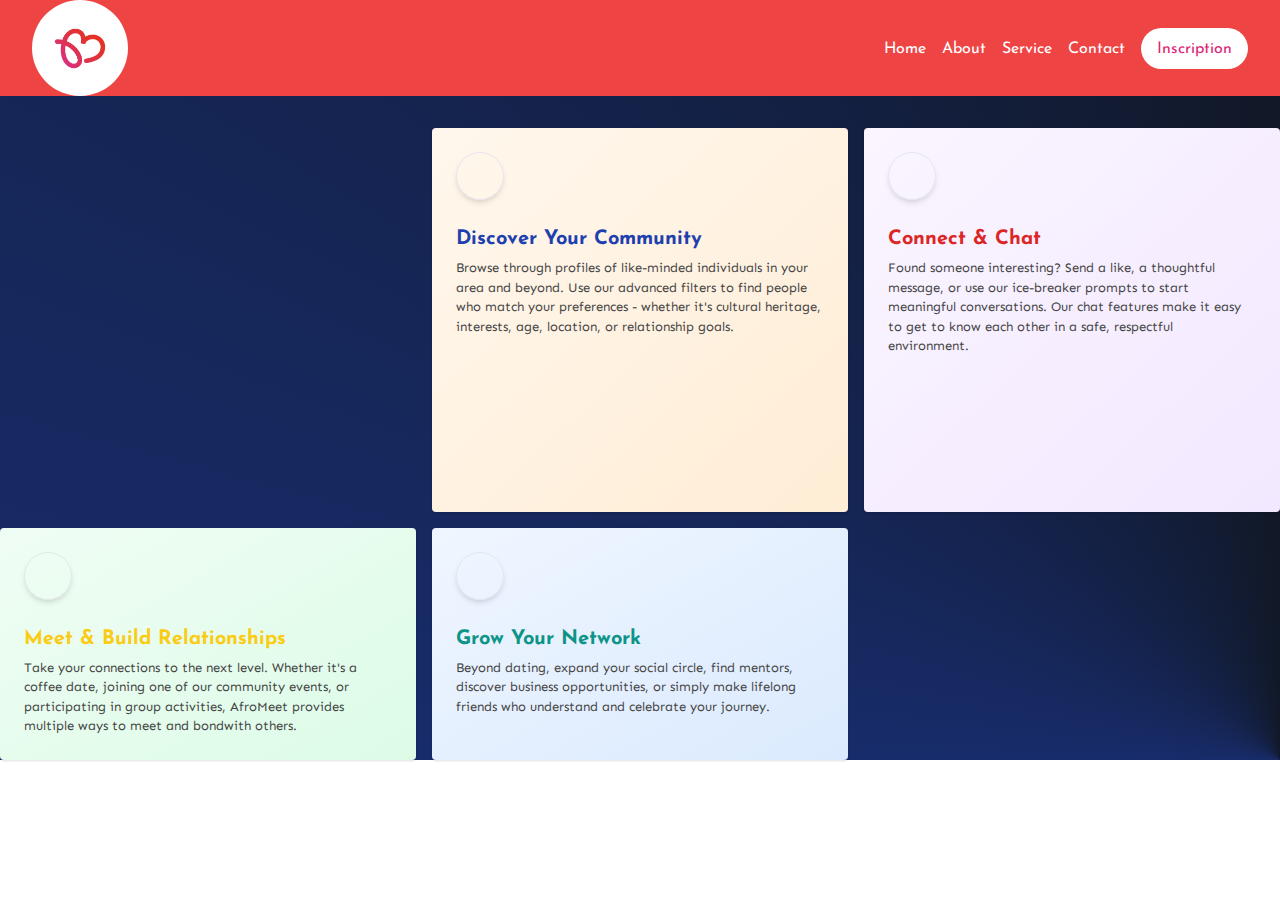
<file: inscription.html>
<!doctype html>
<html>

<head>
    <meta charset="UTF-8">
    <meta name="viewport" content="width=device-width, initial-scale=1.0">
    <link href="./assets/output.css" rel="stylesheet">
</head>

<body>
    <header
        class="bg-[conic-gradient(at_bottom_right,_var(--tw-gradient-stops))] from-[#1d4ed8] via-[#1e40af] to-[#111827]">
        <!-- barre de navigation et entete de la page -->
        <nav class="navbar bg-red-500 py-0 px-8 flex items-center justify-between z-50">
            <div class="img w-24 h-24 overflow-hidden bg-dating-white-300 rounded-full p-1">
                <img src="./assets/img/logo.png" class="w-full h-full object-cover" alt="agence matrimoniale">
            </div>
            <nav class="capitalize ">
                <ul class="flex items-center gap-4 text-dating-white-300">
                    <li><a href="index.html">home</a></li>
                    <li><a href="#">about</a></li>
                    <li><a href="#">service</a></li>
                    <li><a href="#">contact</a></li>
                    <li class="bg-dating-white-300 text-dating-pink-400 py-2 px-4 rounded-full"><a
                            href="inscription.html">inscription</a></li>
                </ul>
            </nav>
        </nav>

        <!-- contenu de la bannier -->
         <section class="">
            <div class="container">
                <div class="cart grid grid-cols-1 md:grid-cols-3 gap-4 mt-8">
                    <div
                        class="cart-item shadow rounded p-6 bg-gradient-to-br from-pink-50 to-pink-100 hover:shadow-2xl hover:translate-y-1  space-y-20 scroll-reveal opacity-0 translate-y-8 transition-all duration-700">
                        <div class="icon text-xl text-lime-600 mb-6">
                            <span
                                class="inline-flex items-center justify-center w-12 h-12 rounded-full border border-dating-pink-200 shadow-md">
                                <i class="fa-solid fa-user"></i>
                            </span>
                        </div>
                        <h3 class="text-lime-600 font-bold mb-1 text-[20px]">Create Your Profile</h3>
                        <p class="text-[13px] text-dating-textsm">Sign up in minutes and build an authentic profile
                            that reflects who you are. Share your interests, cultural background,
                            values, and what you're looking for. Add photos that showcase your personality and let
                            your true self shine through.</p>
                    </div>
                
                    <div
                        class="cart-item shadow rounded p-6 bg-gradient-to-br from-orange-50 to-orange-100 hover:shadow-2xl hover:translate-y-1 transition-shadow duration-300">
                        <div class="icon text-xl text-blue-800 mb-6">
                            <span
                                class="inline-flex items-center justify-center w-12 h-12 rounded-full border border-dating-pink-200 shadow-md">
                                <i class="fa-solid fa-people-group"></i>
                            </span>
                        </div>
                        <h3 class="text-blue-800 font-bold mb-1 text-[20px]">Discover Your Community</h3>
                        <p class="text-[13px] text-dating-textsm">Browse through profiles of like-minded individuals
                            in your area and beyond. Use our advanced filters to find people who
                            match your preferences - whether it's cultural heritage, interests, age, location, or
                            relationship goals.</p>
                    </div>
                
                    <div
                        class="cart-item shadow rounded p-6 bg-gradient-to-br from-purple-50 to-purple-100 hover:shadow-2xl hover:translate-y-1 transition-shadow duration-300">
                        <div class="icon text-xl text-red-600 mb-6">
                            <span
                                class="inline-flex items-center justify-center w-12 h-12 rounded-full border border-dating-pink-200 shadow-md">
                                <i class="fa-solid fa-comment"></i>
                            </span>
                        </div>
                        <h3 class="text-red-600 font-bold mb-1 text-[20px]">Connect & Chat</h3>
                        <p class="text-[13px] text-dating-textsm">Found someone interesting? Send a like, a
                            thoughtful message, or use our ice-breaker prompts to start meaningful
                            conversations. Our chat features make it easy to get to know each other in a safe,
                            respectful environment.</p>
                    </div>
                
                    <div
                        class="cart-item shadow rounded p-6 bg-gradient-to-br from-green-50 to-green-100 hover:shadow-2xl hover:translate-y-1 transition-shadow duration-300">
                        <div class="icon text-xl text-yellow-400 mb-6">
                            <span
                                class="inline-flex items-center justify-center w-12 h-12 rounded-full border border-dating-pink-200 shadow-md">
                                <i class="fa-solid fa-user"></i>
                            </span>
                        </div>
                        <h3 class="text-yellow-400 font-bold mb-1 text-[20px]">Meet & Build Relationships</h3>
                        <p class="text-[13px] text-dating-textsm">Take your connections to the next level. Whether
                            it's a coffee date, joining one of our community events, or
                            participating in group activities, AfroMeet provides multiple ways to meet and bondwith
                            others.</p>
                    </div>
                
                    <div
                        class="cart-item shadow rounded p-6 bg-gradient-to-br from-blue-50 to-blue-100 hover:shadow-2xl hover:translate-y-1 transition-shadow duration-300">
                        <div class="icon text-xl text-teal-600 mb-6">
                            <span
                                class="inline-flex items-center justify-center w-12 h-12 rounded-full border border-dating-pink-200 shadow-md">
                                <i class="fa-solid fa-hand-holding-droplet"></i>
                            </span>
                        </div>
                        <h3 class="text-teal-600 font-bold mb-1 text-[20px]">Grow Your Network</h3>
                        <p class="text-[13px] text-dating-textsm">Beyond dating, expand your social circle, find
                            mentors, discover business opportunities, or simply make lifelong friends
                            who understand and celebrate your journey.</p>
                    </div>
                </div>
            </div>
         </section>
    </header>
</body>

</html>
</file>
<file: assets/output.css>
@import url("https://fonts.googleapis.com/css2?family=Sen:wght@400..800&display=swap");@import url("https://fonts.googleapis.com/css2?family=Josefin+Sans:ital,wght@0,100..700;1,100..700&display=swap");*,:after,:before{--tw-border-spacing-x:0;--tw-border-spacing-y:0;--tw-translate-x:0;--tw-translate-y:0;--tw-rotate:0;--tw-skew-x:0;--tw-skew-y:0;--tw-scale-x:1;--tw-scale-y:1;--tw-pan-x: ;--tw-pan-y: ;--tw-pinch-zoom: ;--tw-scroll-snap-strictness:proximity;--tw-gradient-from-position: ;--tw-gradient-via-position: ;--tw-gradient-to-position: ;--tw-ordinal: ;--tw-slashed-zero: ;--tw-numeric-figure: ;--tw-numeric-spacing: ;--tw-numeric-fraction: ;--tw-ring-inset: ;--tw-ring-offset-width:0px;--tw-ring-offset-color:#fff;--tw-ring-color:rgba(59,130,246,.5);--tw-ring-offset-shadow:0 0 #0000;--tw-ring-shadow:0 0 #0000;--tw-shadow:0 0 #0000;--tw-shadow-colored:0 0 #0000;--tw-blur: ;--tw-brightness: ;--tw-contrast: ;--tw-grayscale: ;--tw-hue-rotate: ;--tw-invert: ;--tw-saturate: ;--tw-sepia: ;--tw-drop-shadow: ;--tw-backdrop-blur: ;--tw-backdrop-brightness: ;--tw-backdrop-contrast: ;--tw-backdrop-grayscale: ;--tw-backdrop-hue-rotate: ;--tw-backdrop-invert: ;--tw-backdrop-opacity: ;--tw-backdrop-saturate: ;--tw-backdrop-sepia: ;--tw-contain-size: ;--tw-contain-layout: ;--tw-contain-paint: ;--tw-contain-style: }::backdrop{--tw-border-spacing-x:0;--tw-border-spacing-y:0;--tw-translate-x:0;--tw-translate-y:0;--tw-rotate:0;--tw-skew-x:0;--tw-skew-y:0;--tw-scale-x:1;--tw-scale-y:1;--tw-pan-x: ;--tw-pan-y: ;--tw-pinch-zoom: ;--tw-scroll-snap-strictness:proximity;--tw-gradient-from-position: ;--tw-gradient-via-position: ;--tw-gradient-to-position: ;--tw-ordinal: ;--tw-slashed-zero: ;--tw-numeric-figure: ;--tw-numeric-spacing: ;--tw-numeric-fraction: ;--tw-ring-inset: ;--tw-ring-offset-width:0px;--tw-ring-offset-color:#fff;--tw-ring-color:rgba(59,130,246,.5);--tw-ring-offset-shadow:0 0 #0000;--tw-ring-shadow:0 0 #0000;--tw-shadow:0 0 #0000;--tw-shadow-colored:0 0 #0000;--tw-blur: ;--tw-brightness: ;--tw-contrast: ;--tw-grayscale: ;--tw-hue-rotate: ;--tw-invert: ;--tw-saturate: ;--tw-sepia: ;--tw-drop-shadow: ;--tw-backdrop-blur: ;--tw-backdrop-brightness: ;--tw-backdrop-contrast: ;--tw-backdrop-grayscale: ;--tw-backdrop-hue-rotate: ;--tw-backdrop-invert: ;--tw-backdrop-opacity: ;--tw-backdrop-saturate: ;--tw-backdrop-sepia: ;--tw-contain-size: ;--tw-contain-layout: ;--tw-contain-paint: ;--tw-contain-style: }
/*! tailwindcss v3.4.17 | MIT License | https://tailwindcss.com*/*,:after,:before{box-sizing:border-box;border:0 solid #e5e7eb}:after,:before{--tw-content:""}:host,html{line-height:1.5;-webkit-text-size-adjust:100%;-moz-tab-size:4;-o-tab-size:4;tab-size:4;font-family:ui-sans-serif,system-ui,sans-serif,Apple Color Emoji,Segoe UI Emoji,Segoe UI Symbol,Noto Color Emoji;font-feature-settings:normal;font-variation-settings:normal;-webkit-tap-highlight-color:transparent}body{margin:0;line-height:inherit}hr{height:0;color:inherit;border-top-width:1px}abbr:where([title]){-webkit-text-decoration:underline dotted;text-decoration:underline dotted}h1,h2,h3,h4,h5,h6{font-size:inherit;font-weight:inherit}a{color:inherit;text-decoration:inherit}b,strong{font-weight:bolder}code,kbd,pre,samp{font-family:ui-monospace,SFMono-Regular,Menlo,Monaco,Consolas,Liberation Mono,Courier New,monospace;font-feature-settings:normal;font-variation-settings:normal;font-size:1em}small{font-size:80%}sub,sup{font-size:75%;line-height:0;position:relative;vertical-align:baseline}sub{bottom:-.25em}sup{top:-.5em}table{text-indent:0;border-color:inherit;border-collapse:collapse}button,input,optgroup,select,textarea{font-family:inherit;font-feature-settings:inherit;font-variation-settings:inherit;font-size:100%;font-weight:inherit;line-height:inherit;letter-spacing:inherit;color:inherit;margin:0;padding:0}button,select{text-transform:none}button,input:where([type=button]),input:where([type=reset]),input:where([type=submit]){-webkit-appearance:button;background-color:transparent;background-image:none}:-moz-focusring{outline:auto}:-moz-ui-invalid{box-shadow:none}progress{vertical-align:baseline}::-webkit-inner-spin-button,::-webkit-outer-spin-button{height:auto}[type=search]{-webkit-appearance:textfield;outline-offset:-2px}::-webkit-search-decoration{-webkit-appearance:none}::-webkit-file-upload-button{-webkit-appearance:button;font:inherit}summary{display:list-item}blockquote,dd,dl,figure,h1,h2,h3,h4,h5,h6,hr,p,pre{margin:0}fieldset{margin:0}fieldset,legend{padding:0}menu,ol,ul{list-style:none;margin:0;padding:0}dialog{padding:0}textarea{resize:vertical}input::-moz-placeholder,textarea::-moz-placeholder{opacity:1;color:#9ca3af}input::placeholder,textarea::placeholder{opacity:1;color:#9ca3af}[role=button],button{cursor:pointer}:disabled{cursor:default}audio,canvas,embed,iframe,img,object,svg,video{display:block;vertical-align:middle}img,video{max-width:100%;height:auto}[hidden]:where(:not([hidden=until-found])){display:none}.container{width:100%}@media (min-width:640px){.container{max-width:640px}}@media (min-width:768px){.container{max-width:768px}}@media (min-width:1024px){.container{max-width:1024px}}@media (min-width:1280px){.container{max-width:1280px}}@media (min-width:1536px){.container{max-width:1536px}}.fixed{position:fixed}.relative{position:relative}.left-0{left:0}.right-0{right:0}.top-0{top:0}.z-50{z-index:50}.z-\[60\]{z-index:60}.mx-auto{margin-left:auto;margin-right:auto}.mb-1{margin-bottom:.25rem}.mb-12{margin-bottom:3rem}.mb-4{margin-bottom:1rem}.mb-6{margin-bottom:1.5rem}.mt-1{margin-top:.25rem}.mt-10{margin-top:2.5rem}.mt-2{margin-top:.5rem}.mt-4{margin-top:1rem}.mt-6{margin-top:1.5rem}.mt-8{margin-top:2rem}.flex{display:flex}.inline-flex{display:inline-flex}.grid{display:grid}.hidden{display:none}.h-12{height:3rem}.h-20{height:5rem}.h-24{height:6rem}.h-full{height:100%}.w-12{width:3rem}.w-20{width:5rem}.w-24{width:6rem}.w-full{width:100%}.max-w-2xl{max-width:42rem}.max-w-\[740px\]{max-width:740px}.shrink-0{flex-shrink:0}.translate-y-8{--tw-translate-y:2rem;transform:translate(var(--tw-translate-x),var(--tw-translate-y)) rotate(var(--tw-rotate)) skewX(var(--tw-skew-x)) skewY(var(--tw-skew-y)) scaleX(var(--tw-scale-x)) scaleY(var(--tw-scale-y))}.cursor-pointer{cursor:pointer}.grid-cols-1{grid-template-columns:repeat(1,minmax(0,1fr))}.flex-col{flex-direction:column}.items-center{align-items:center}.justify-center{justify-content:center}.justify-between{justify-content:space-between}.gap-1{gap:.25rem}.gap-2{gap:.5rem}.gap-3{gap:.75rem}.gap-4{gap:1rem}.gap-8{gap:2rem}.space-y-20>:not([hidden])~:not([hidden]){--tw-space-y-reverse:0;margin-top:calc(5rem*(1 - var(--tw-space-y-reverse)));margin-bottom:calc(5rem*var(--tw-space-y-reverse))}.overflow-hidden{overflow:hidden}.rounded{border-radius:.25rem}.rounded-full{border-radius:9999px}.rounded-lg{border-radius:.5rem}.border{border-width:1px}.border-dating-pink-400{--tw-border-opacity:1;border-color:rgb(219 39 119/var(--tw-border-opacity,1))}.border-dating-pink-500{--tw-border-opacity:1;border-color:rgb(217 74 121/var(--tw-border-opacity,1))}.bg-dating-pink-400{--tw-bg-opacity:1;background-color:rgb(219 39 119/var(--tw-bg-opacity,1))}.bg-dating-white-200{--tw-bg-opacity:1;background-color:rgb(245 245 245/var(--tw-bg-opacity,1))}.bg-dating-white-300{--tw-bg-opacity:1;background-color:rgb(255 255 255/var(--tw-bg-opacity,1))}.bg-red-400{--tw-bg-opacity:1;background-color:rgb(248 113 113/var(--tw-bg-opacity,1))}.bg-red-500{--tw-bg-opacity:1;background-color:rgb(239 68 68/var(--tw-bg-opacity,1))}.bg-white{--tw-bg-opacity:1;background-color:rgb(255 255 255/var(--tw-bg-opacity,1))}.bg-\[conic-gradient\(at_bottom_right\2c _var\(--tw-gradient-stops\)\)\]{background-image:conic-gradient(at bottom right,var(--tw-gradient-stops))}.bg-gradient-to-br{background-image:linear-gradient(to bottom right,var(--tw-gradient-stops))}.from-\[\#1d4ed8\]{--tw-gradient-from:#1d4ed8 var(--tw-gradient-from-position);--tw-gradient-to:rgba(29,78,216,0) var(--tw-gradient-to-position);--tw-gradient-stops:var(--tw-gradient-from),var(--tw-gradient-to)}.from-\[\#D94A79\]{--tw-gradient-from:#d94a79 var(--tw-gradient-from-position);--tw-gradient-to:rgba(217,74,121,0) var(--tw-gradient-to-position);--tw-gradient-stops:var(--tw-gradient-from),var(--tw-gradient-to)}.from-blue-50{--tw-gradient-from:#eff6ff var(--tw-gradient-from-position);--tw-gradient-to:rgba(239,246,255,0) var(--tw-gradient-to-position);--tw-gradient-stops:var(--tw-gradient-from),var(--tw-gradient-to)}.from-green-50{--tw-gradient-from:#f0fdf4 var(--tw-gradient-from-position);--tw-gradient-to:rgba(240,253,244,0) var(--tw-gradient-to-position);--tw-gradient-stops:var(--tw-gradient-from),var(--tw-gradient-to)}.from-orange-50{--tw-gradient-from:#fff7ed var(--tw-gradient-from-position);--tw-gradient-to:rgba(255,247,237,0) var(--tw-gradient-to-position);--tw-gradient-stops:var(--tw-gradient-from),var(--tw-gradient-to)}.from-pink-50{--tw-gradient-from:#fdf2f8 var(--tw-gradient-from-position);--tw-gradient-to:rgba(253,242,248,0) var(--tw-gradient-to-position);--tw-gradient-stops:var(--tw-gradient-from),var(--tw-gradient-to)}.from-purple-50{--tw-gradient-from:#faf5ff var(--tw-gradient-from-position);--tw-gradient-to:rgba(250,245,255,0) var(--tw-gradient-to-position);--tw-gradient-stops:var(--tw-gradient-from),var(--tw-gradient-to)}.via-\[\#1e40af\]{--tw-gradient-to:rgba(30,64,175,0) var(--tw-gradient-to-position);--tw-gradient-stops:var(--tw-gradient-from),#1e40af var(--tw-gradient-via-position),var(--tw-gradient-to)}.via-\[\#F3B7A6\]{--tw-gradient-to:hsla(13,76%,80%,0) var(--tw-gradient-to-position);--tw-gradient-stops:var(--tw-gradient-from),#f3b7a6 var(--tw-gradient-via-position),var(--tw-gradient-to)}.to-\[\#111827\]{--tw-gradient-to:#111827 var(--tw-gradient-to-position)}.to-\[\#F3B7A6\]{--tw-gradient-to:#f3b7a6 var(--tw-gradient-to-position)}.to-\[\#F68E5F\]{--tw-gradient-to:#f68e5f var(--tw-gradient-to-position)}.to-blue-100{--tw-gradient-to:#dbeafe var(--tw-gradient-to-position)}.to-green-100{--tw-gradient-to:#dcfce7 var(--tw-gradient-to-position)}.to-orange-100{--tw-gradient-to:#ffedd5 var(--tw-gradient-to-position)}.to-pink-100{--tw-gradient-to:#fce7f3 var(--tw-gradient-to-position)}.to-purple-100{--tw-gradient-to:#f3e8ff var(--tw-gradient-to-position)}.object-cover{-o-object-fit:cover;object-fit:cover}.p-1{padding:.25rem}.p-4{padding:1rem}.p-6{padding:1.5rem}.p-\[6px\]{padding:6px}.px-4{padding-left:1rem;padding-right:1rem}.px-6{padding-left:1.5rem;padding-right:1.5rem}.px-8{padding-left:2rem;padding-right:2rem}.py-0{padding-top:0;padding-bottom:0}.py-12{padding-top:3rem;padding-bottom:3rem}.py-2{padding-top:.5rem;padding-bottom:.5rem}.py-3{padding-top:.75rem;padding-bottom:.75rem}.text-center{text-align:center}.text-3xl{font-size:1.875rem;line-height:2.25rem}.text-4xl{font-size:2.25rem;line-height:2.5rem}.text-\[10px\]{font-size:10px}.text-\[13px\]{font-size:13px}.text-\[15px\]{font-size:15px}.text-\[16px\]{font-size:16px}.text-\[20px\]{font-size:20px}.text-base{font-size:1rem;line-height:1.5rem}.text-sm{font-size:.875rem;line-height:1.25rem}.text-xl{font-size:1.25rem;line-height:1.75rem}.text-xs{font-size:.75rem;line-height:1rem}.font-bold{font-weight:700}.font-thin{font-weight:100}.uppercase{text-transform:uppercase}.capitalize{text-transform:capitalize}.text-\[\#D94A79\]{--tw-text-opacity:1;color:rgb(217 74 121/var(--tw-text-opacity,1))}.text-\[\#F3B7A6\]{--tw-text-opacity:1;color:rgb(243 183 166/var(--tw-text-opacity,1))}.text-blue-800{--tw-text-opacity:1;color:rgb(30 64 175/var(--tw-text-opacity,1))}.text-dating-black-100{color:#131718fd}.text-dating-black-200{--tw-text-opacity:1;color:rgb(19 23 24/var(--tw-text-opacity,1))}.text-dating-pink-300{--tw-text-opacity:1;color:rgb(236 72 153/var(--tw-text-opacity,1))}.text-dating-pink-400{--tw-text-opacity:1;color:rgb(219 39 119/var(--tw-text-opacity,1))}.text-dating-pink-500{--tw-text-opacity:1;color:rgb(217 74 121/var(--tw-text-opacity,1))}.text-dating-text{--tw-text-opacity:1;color:rgb(51 51 51/var(--tw-text-opacity,1))}.text-dating-textsm{--tw-text-opacity:1;color:rgb(69 69 69/var(--tw-text-opacity,1))}.text-dating-white-300{--tw-text-opacity:1;color:rgb(255 255 255/var(--tw-text-opacity,1))}.text-lime-600{--tw-text-opacity:1;color:rgb(101 163 13/var(--tw-text-opacity,1))}.text-red-600{--tw-text-opacity:1;color:rgb(220 38 38/var(--tw-text-opacity,1))}.text-teal-600{--tw-text-opacity:1;color:rgb(13 148 136/var(--tw-text-opacity,1))}.text-yellow-400{--tw-text-opacity:1;color:rgb(250 204 21/var(--tw-text-opacity,1))}.antialiased{-webkit-font-smoothing:antialiased;-moz-osx-font-smoothing:grayscale}.opacity-0{opacity:0}.mix-blend-multiply{mix-blend-mode:multiply}.shadow{--tw-shadow:0 1px 3px 0 rgba(0,0,0,.1),0 1px 2px -1px rgba(0,0,0,.1);--tw-shadow-colored:0 1px 3px 0 var(--tw-shadow-color),0 1px 2px -1px var(--tw-shadow-color)}.shadow,.shadow-lg{box-shadow:var(--tw-ring-offset-shadow,0 0 #0000),var(--tw-ring-shadow,0 0 #0000),var(--tw-shadow)}.shadow-lg{--tw-shadow:0 10px 15px -3px rgba(0,0,0,.1),0 4px 6px -4px rgba(0,0,0,.1);--tw-shadow-colored:0 10px 15px -3px var(--tw-shadow-color),0 4px 6px -4px var(--tw-shadow-color)}.shadow-md{--tw-shadow:0 4px 6px -1px rgba(0,0,0,.1),0 2px 4px -2px rgba(0,0,0,.1);--tw-shadow-colored:0 4px 6px -1px var(--tw-shadow-color),0 2px 4px -2px var(--tw-shadow-color);box-shadow:var(--tw-ring-offset-shadow,0 0 #0000),var(--tw-ring-shadow,0 0 #0000),var(--tw-shadow)}.drop-shadow{--tw-drop-shadow:drop-shadow(0 1px 2px rgba(0,0,0,.1)) drop-shadow(0 1px 1px rgba(0,0,0,.06));filter:var(--tw-blur) var(--tw-brightness) var(--tw-contrast) var(--tw-grayscale) var(--tw-hue-rotate) var(--tw-invert) var(--tw-saturate) var(--tw-sepia) var(--tw-drop-shadow)}.transition-all{transition-property:all;transition-timing-function:cubic-bezier(.4,0,.2,1);transition-duration:.15s}.transition-colors{transition-property:color,background-color,border-color,text-decoration-color,fill,stroke;transition-timing-function:cubic-bezier(.4,0,.2,1);transition-duration:.15s}.transition-shadow{transition-property:box-shadow;transition-timing-function:cubic-bezier(.4,0,.2,1);transition-duration:.15s}.transition-transform{transition-property:transform;transition-timing-function:cubic-bezier(.4,0,.2,1);transition-duration:.15s}.duration-300{transition-duration:.3s}.duration-500{transition-duration:.5s}.duration-700{transition-duration:.7s}.ease-in-out{transition-timing-function:cubic-bezier(.4,0,.2,1)}*{padding:0;margin:0;box-sizing:border-box}body,html{font-family:Sen,sans-serif}:root{--pink:#db2777}::-webkit-scrollbar{width:.3rem}::-webkit-scrollbar-thumb{background:var(--pink);border-radius:5rem}h1,h2,h3,h4,h5,h6{font-weight:700}a,b,button,h1,h2,h3,h4,h5,h6{font-family:Josefin Sans,sans-serif}.text-gradient{background:linear-gradient(to bottom right,#d94a79,#f3b7a6,#f68e5f);-webkit-background-clip:text;-webkit-text-fill-color:transparent;background-clip:text;color:transparent}.cart{transition:opacity .5s ease-in-out}.hover\:translate-y-1:hover{--tw-translate-y:0.25rem;transform:translate(var(--tw-translate-x),var(--tw-translate-y)) rotate(var(--tw-rotate)) skewX(var(--tw-skew-x)) skewY(var(--tw-skew-y)) scaleX(var(--tw-scale-x)) scaleY(var(--tw-scale-y))}.hover\:bg-dating-pink-300:hover{--tw-bg-opacity:1;background-color:rgb(236 72 153/var(--tw-bg-opacity,1))}.hover\:bg-dating-pink-400:hover{--tw-bg-opacity:1;background-color:rgb(219 39 119/var(--tw-bg-opacity,1))}.hover\:text-dating-pink-400:hover{--tw-text-opacity:1;color:rgb(219 39 119/var(--tw-text-opacity,1))}.hover\:text-dating-white-300:hover{--tw-text-opacity:1;color:rgb(255 255 255/var(--tw-text-opacity,1))}.hover\:shadow-2xl:hover{--tw-shadow:0 25px 50px -12px rgba(0,0,0,.25);--tw-shadow-colored:0 25px 50px -12px var(--tw-shadow-color);box-shadow:var(--tw-ring-offset-shadow,0 0 #0000),var(--tw-ring-shadow,0 0 #0000),var(--tw-shadow)}@media (min-width:768px){.md\:mt-0{margin-top:0}.md\:inline-block{display:inline-block}.md\:h-20{height:5rem}.md\:w-1\/2{width:50%}.md\:grid-cols-2{grid-template-columns:repeat(2,minmax(0,1fr))}.md\:grid-cols-3{grid-template-columns:repeat(3,minmax(0,1fr))}.md\:flex-row{flex-direction:row}.md\:items-center{align-items:center}.md\:justify-start{justify-content:flex-start}.md\:justify-between{justify-content:space-between}.md\:px-28{padding-left:7rem;padding-right:7rem}.md\:px-6{padding-left:1.5rem;padding-right:1.5rem}.md\:py-16{padding-top:4rem;padding-bottom:4rem}.md\:text-justify{text-align:justify}.md\:text-start{text-align:start}.md\:text-2xl{font-size:1.5rem;line-height:2rem}.md\:text-5xl{font-size:3rem;line-height:1}.md\:text-\[14px\]{font-size:14px}.md\:text-base{font-size:1rem;line-height:1.5rem}}@media (min-width:1024px){.lg\:w-1\/3{width:33.333333%}.lg\:grid-cols-3{grid-template-columns:repeat(3,minmax(0,1fr))}}
</file>
